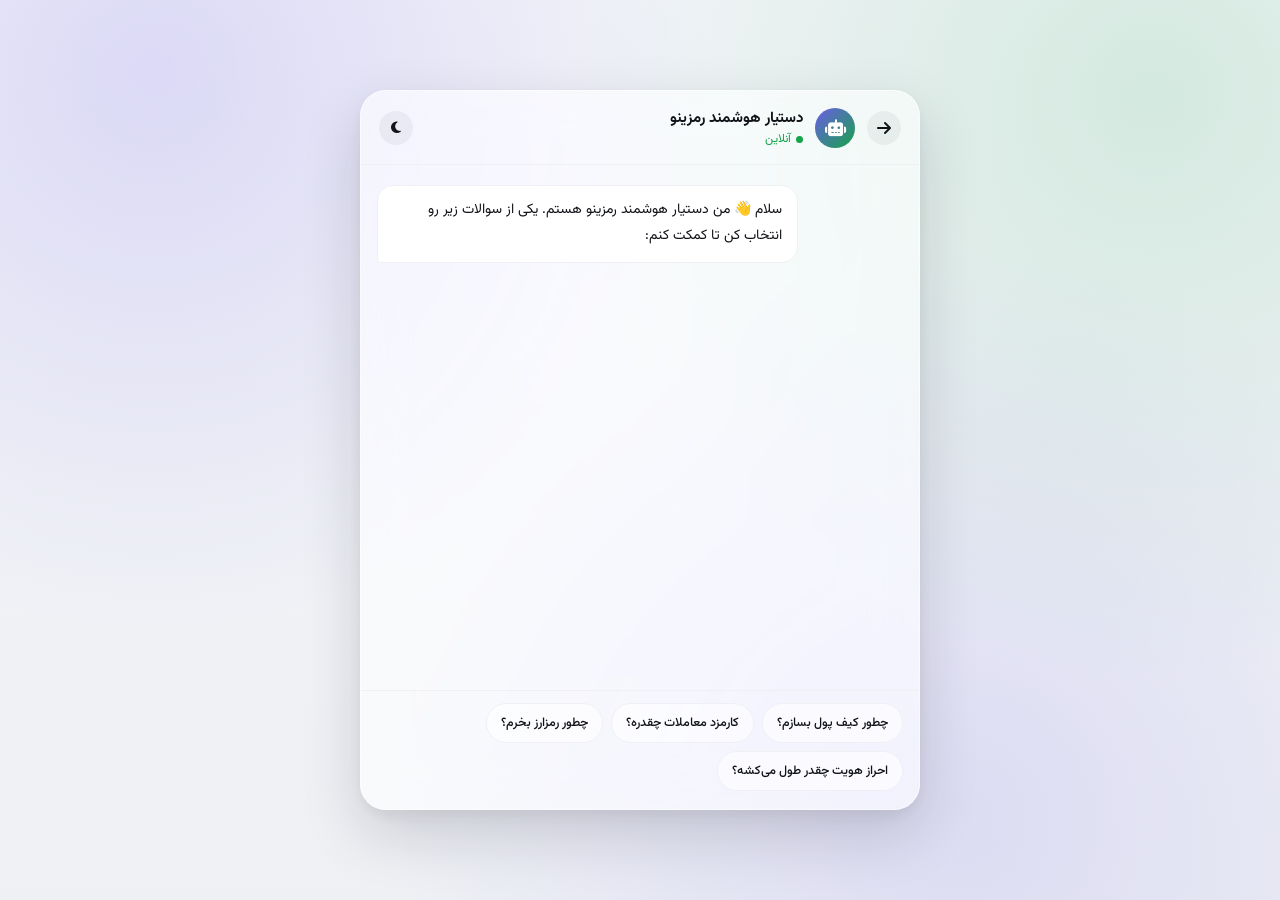
<file: chat.html>
<!DOCTYPE html>
<html lang="fa" dir="rtl">

<head>
    <meta charset="utf-8">
    <meta http-equiv="X-UA-Compatible" content="IE=edge">
    <meta name="viewport" content="width=device-width, initial-scale=1, shrink-to-fit=no">
    <meta name="description" content="چت با دستیار هوشمند رمزینو">
    <title>دستیار هوشمند | رمزینو</title>

    <script>
        (function () {
            var t = localStorage.getItem('ramzino-theme') || 'light';
            document.documentElement.setAttribute('data-theme', t);
        })();
    </script>

    <link href="https://fonts.googleapis.com/css2?family=Vazirmatn:wght@400;500;600;700;800&display=swap" rel="stylesheet">
    <link rel="stylesheet" href="https://cdnjs.cloudflare.com/ajax/libs/font-awesome/6.5.1/css/all.min.css">

    <style>
        :root {
            --ramzino-ink: #111318;
            --ramzino-ink-soft: #5b6270;
            --ramzino-violet: #6c5ce7;
            --ramzino-violet-dark: #5b4bd6;
            --ramzino-violet-tint: #f4f2ff;
            --ramzino-hairline: #eef0f3;
            --ramzino-glass-bg: rgba(255, 255, 255, 0.62);
            --ramzino-glass-border: rgba(255, 255, 255, 0.55);
            --ramzino-bubble-ai: #ffffff;
        }
        [data-theme="dark"] {
            --ramzino-ink: #eef0f6;
            --ramzino-ink-soft: #a3a9bd;
            --ramzino-violet-tint: #2a2540;
            --ramzino-hairline: rgba(255, 255, 255, .08);
            --ramzino-glass-bg: rgba(28, 29, 38, .55);
            --ramzino-glass-border: rgba(255, 255, 255, .08);
            --ramzino-bubble-ai: #1c1d26;
        }

        * { box-sizing: border-box; }
        html, body { height: 100%; }
        body {
            margin: 0;
            font-family: 'Vazirmatn', Tahoma, sans-serif;
            color: var(--ramzino-ink);
            transition: background-color .25s ease, color .25s ease;
        }

        .ramzino-chat-bg {
            min-height: 100vh;
            display: flex; align-items: center; justify-content: center;
            padding: 20px;
            background:
                radial-gradient(circle at 12% 8%, rgba(108, 92, 231, .18) 0%, transparent 40%),
                radial-gradient(circle at 90% 10%, rgba(22, 163, 74, .14) 0%, transparent 42%),
                radial-gradient(circle at 75% 90%, rgba(108, 92, 231, .14) 0%, transparent 45%),
                linear-gradient(180deg, #f4f5f9 0%, #eef0f4 100%);
            transition: background .25s ease;
        }
        [data-theme="dark"] .ramzino-chat-bg {
            background:
                radial-gradient(circle at 12% 8%, rgba(108, 92, 231, .24) 0%, transparent 40%),
                radial-gradient(circle at 90% 10%, rgba(22, 163, 74, .16) 0%, transparent 42%),
                radial-gradient(circle at 75% 90%, rgba(108, 92, 231, .18) 0%, transparent 45%),
                linear-gradient(180deg, #14151c 0%, #0f1015 100%);
        }

        .ramzino-chat-panel {
            width: 100%; max-width: 560px; height: min(720px, 92vh);
            background: var(--ramzino-glass-bg);
            border: 1px solid var(--ramzino-glass-border);
            -webkit-backdrop-filter: blur(22px) saturate(160%);
            backdrop-filter: blur(22px) saturate(160%);
            border-radius: 26px;
            box-shadow: 0 24px 60px rgba(20,20,40,.16), 0 6px 16px rgba(20,20,40,.06);
            display: flex; flex-direction: column; overflow: hidden;
        }

        .ramzino-chat-header {
            display: flex; align-items: center; gap: 12px;
            padding: 16px 18px; border-bottom: 1px solid var(--ramzino-hairline);
            flex-shrink: 0;
        }
        .ramzino-chat-back {
            width: 34px; height: 34px; border-radius: 50%;
            display: flex; align-items: center; justify-content: center;
            background: rgba(17,19,24,.05); color: var(--ramzino-ink); text-decoration: none; flex-shrink: 0;
        }
        [data-theme="dark"] .ramzino-chat-back { background: rgba(255,255,255,.06); }
        .ramzino-chat-avatar {
            width: 40px; height: 40px; border-radius: 50%;
            background: linear-gradient(135deg, var(--ramzino-violet), #16a34a);
            color: #fff; display: flex; align-items: center; justify-content: center; font-size: 17px; flex-shrink: 0;
        }
        .ramzino-chat-title { font-weight: 700; font-size: 15px; }
        .ramzino-chat-status { font-size: 12px; color: #16a34a; display: flex; align-items: center; gap: 5px; }
        .ramzino-chat-status-dot { width: 7px; height: 7px; border-radius: 50%; background: #16a34a; }
        .ramzino-chat-theme-btn {
            margin-right: auto; width: 34px; height: 34px; border-radius: 50%; border: none;
            display: flex; align-items: center; justify-content: center;
            background: rgba(17,19,24,.05); color: var(--ramzino-ink); cursor: pointer;
        }
        [data-theme="dark"] .ramzino-chat-theme-btn { background: rgba(255,255,255,.06); }

        .ramzino-chat-body {
            flex: 1; overflow-y: auto; padding: 20px 16px; display: flex; flex-direction: column; gap: 12px;
        }

        .ramzino-msg-row { display: flex; }
        .ramzino-msg-row.ramzino-ai { justify-content: flex-end; }
        .ramzino-msg-row.ramzino-user { justify-content: flex-start; }

        .ramzino-msg-bubble {
            max-width: 80%; padding: 12px 15px; border-radius: 16px;
            font-size: 14px; line-height: 1.85;
        }
        .ramzino-msg-row.ramzino-ai .ramzino-msg-bubble {
            background: var(--ramzino-bubble-ai); color: var(--ramzino-ink);
            border: 1px solid var(--ramzino-hairline);
            border-bottom-left-radius: 4px;
        }
        .ramzino-msg-row.ramzino-user .ramzino-msg-bubble {
            background: var(--ramzino-violet); color: #fff;
            border-bottom-right-radius: 4px;
        }

        .ramzino-typing { display: flex; gap: 4px; padding: 4px 2px; }
        .ramzino-typing span {
            width: 6px; height: 6px; border-radius: 50%; background: var(--ramzino-ink-soft);
            animation: ramzinoTypingBounce 1.2s infinite ease-in-out;
        }
        .ramzino-typing span:nth-child(2) { animation-delay: .15s; }
        .ramzino-typing span:nth-child(3) { animation-delay: .3s; }
        @keyframes ramzinoTypingBounce { 0%, 60%, 100% { transform: translateY(0); opacity: .4; } 30% { transform: translateY(-4px); opacity: 1; } }

        .ramzino-chat-suggestions {
            padding: 12px 16px 18px; border-top: 1px solid var(--ramzino-hairline);
            display: flex; flex-wrap: wrap; gap: 8px; flex-shrink: 0;
        }
        .ramzino-chip {
            border: 1px solid var(--ramzino-hairline); background: rgba(255,255,255,.6);
            color: var(--ramzino-ink); font-family: inherit; font-size: 12.5px; font-weight: 500;
            padding: 9px 14px; border-radius: 999px; cursor: pointer;
            transition: background .15s ease, border-color .15s ease, transform .12s ease;
        }
        [data-theme="dark"] .ramzino-chip { background: rgba(255,255,255,.05); }
        .ramzino-chip:hover { background: var(--ramzino-violet-tint); border-color: var(--ramzino-violet); color: var(--ramzino-violet); transform: translateY(-1px); }
        .ramzino-chip.ramzino-chip-reset { border-color: var(--ramzino-violet); color: var(--ramzino-violet); }

        .ramzino-chat-body::-webkit-scrollbar { width: 6px; }
        .ramzino-chat-body::-webkit-scrollbar-thumb { background: rgba(17,19,24,.15); border-radius: 10px; }
    </style>
</head>

<body>

    <div class="ramzino-chat-bg">
        <div class="ramzino-chat-panel">

            <div class="ramzino-chat-header">
                <a href="index.html" class="ramzino-chat-back"><i class="fas fa-arrow-right"></i></a>
                <div class="ramzino-chat-avatar"><i class="fas fa-robot"></i></div>
                <div>
                    <div class="ramzino-chat-title">دستیار هوشمند رمزینو</div>
                    <div class="ramzino-chat-status"><span class="ramzino-chat-status-dot"></span> آنلاین</div>
                </div>
                <button class="ramzino-chat-theme-btn" id="ramzinoThemeToggle" title="حالت شب/روز" onclick="ramzinoToggleTheme()">
                    <i class="fas fa-moon" id="ramzinoThemeIcon"></i>
                </button>
            </div>

            <div class="ramzino-chat-body" id="ramzinoChatBody"></div>

            <div class="ramzino-chat-suggestions" id="ramzinoChatSuggestions"></div>

        </div>
    </div>

    <script>
        /* ---------- theme ---------- */
        function ramzinoUpdateThemeIcon() {
            var isDark = document.documentElement.getAttribute('data-theme') === 'dark';
            var icon = document.getElementById('ramzinoThemeIcon');
            if (icon) icon.className = isDark ? 'fas fa-sun' : 'fas fa-moon';
        }
        function ramzinoToggleTheme() {
            var current = document.documentElement.getAttribute('data-theme') || 'light';
            var next = current === 'dark' ? 'light' : 'dark';
            document.documentElement.setAttribute('data-theme', next);
            localStorage.setItem('ramzino-theme', next);
            ramzinoUpdateThemeIcon();
        }
        ramzinoUpdateThemeIcon();

        /* ---------- branching predefined Q&A tree ---------- */
        const ramzinoChatTree = {
            root: {
                chips: ["wallet", "fees", "buy", "kyc"]
            },
            wallet: {
                question: "چطور کیف پول دیجیتال بسازم؟",
                answer: "پس از ثبت‌نام و تکمیل احراز هویت، از منوی «کیف پول» گزینه «ساخت کیف پول جدید» را انتخاب کنید. رمزینو به‌صورت خودکار یک آدرس اختصاصی برای هر رمزارز ایجاد می‌کند.",
                chips: ["deposit", "withdraw", "root"]
            },
            fees: {
                question: "کارمزد معاملات چقدر است؟",
                answer: "کارمزد هر معامله بین ۰.۱ تا ۰.۳۵ درصد بسته به حجم و نوع سفارش (بازار یا لیمیت) محاسبه می‌شود. جزئیات کامل در صفحه «تعرفه‌ها» موجود است.",
                chips: ["buy", "withdraw-fee", "root"]
            },
            buy: {
                question: "چطور می‌توانم رمزارز بخرم؟",
                answer: "از بخش «خرید و فروش سریع» می‌توانید موجودی تومانی خود را با نرخ لحظه‌ای مستقیماً به بیت‌کوین، اتریوم یا هر رمزارز دیگر تبدیل کنید.",
                chips: ["fees", "wallet", "root"]
            },
            kyc: {
                question: "احراز هویت چقدر طول می‌کشد؟",
                answer: "معمولاً بررسی مدارک هویتی توسط تیم پشتیبانی رمزینو بین ۱۵ دقیقه تا ۲۴ ساعت کاری زمان می‌برد و نتیجه از طریق پیامک اطلاع داده می‌شود.",
                chips: ["support", "buy", "root"]
            },
            deposit: {
                question: "چطور به کیف پولم واریز کنم؟",
                answer: "از صفحه کیف پول، گزینه «واریز» را بزنید، رمزارز موردنظر را انتخاب کنید و آدرس نمایش داده‌شده را برای ارسال از کیف پول دیگر استفاده کنید.",
                chips: ["withdraw", "root"]
            },
            withdraw: {
                question: "برداشت رمزارز چطور انجام می‌شود؟",
                answer: "از صفحه کیف پول، گزینه «برداشت» را بزنید، آدرس مقصد را وارد کنید و مبلغ را مشخص کنید. تراکنش پس از تایید شبکه بلاکچین نهایی می‌شود.",
                chips: ["withdraw-fee", "root"]
            },
            "withdraw-fee": {
                question: "کارمزد برداشت چقدر است؟",
                answer: "کارمزد برداشت بسته به شبکه انتخابی متفاوت است و پیش از تایید نهایی تراکنش به‌صورت شفاف به شما نمایش داده می‌شود.",
                chips: ["root"]
            },
            support: {
                question: "پشتیبانی چه ساعاتی پاسخگوست؟",
                answer: "تیم پشتیبانی رمزینو به‌صورت ۲۴ ساعته و هفت روز هفته از طریق همین چت و تیکت در دسترس شماست.",
                chips: ["root"]
            }
        };

        const ramzinoChipLabels = {
            wallet: "چطور کیف پول بسازم؟",
            fees: "کارمزد معاملات چقدره؟",
            buy: "چطور رمزارز بخرم؟",
            kyc: "احراز هویت چقدر طول می‌کشه؟",
            deposit: "چطور واریز کنم؟",
            withdraw: "چطور برداشت کنم؟",
            "withdraw-fee": "کارمزد برداشت چقدره؟",
            support: "پشتیبانی چه ساعاتی پاسخگوست؟",
            root: "↻ بازگشت به سوالات اصلی"
        };

        const chatBody = document.getElementById('ramzinoChatBody');
        const chatSuggestions = document.getElementById('ramzinoChatSuggestions');

        function ramzinoAddMessage(text, sender) {
            const row = document.createElement('div');
            row.className = 'ramzino-msg-row ramzino-' + sender;
            row.innerHTML = `<div class="ramzino-msg-bubble">${text}</div>`;
            chatBody.appendChild(row);
            chatBody.scrollTop = chatBody.scrollHeight;
        }

        function ramzinoShowTyping() {
            const row = document.createElement('div');
            row.className = 'ramzino-msg-row ramzino-ai';
            row.id = 'ramzinoTypingRow';
            row.innerHTML = `<div class="ramzino-msg-bubble"><div class="ramzino-typing"><span></span><span></span><span></span></div></div>`;
            chatBody.appendChild(row);
            chatBody.scrollTop = chatBody.scrollHeight;
        }

        function ramzinoRenderChips(keys) {
            chatSuggestions.innerHTML = keys.map(key => {
                const cls = key === 'root' ? 'ramzino-chip ramzino-chip-reset' : 'ramzino-chip';
                return `<button type="button" class="${cls}" onclick="ramzinoAskQuestion('${key}')">${ramzinoChipLabels[key]}</button>`;
            }).join('');
        }

        function ramzinoAskQuestion(key) {
            if (key === 'root') {
                ramzinoRenderChips(ramzinoChatTree.root.chips);
                return;
            }
            const node = ramzinoChatTree[key];
            if (!node) return;

            ramzinoAddMessage(node.question, 'user');
            chatSuggestions.innerHTML = '';
            ramzinoShowTyping();

            setTimeout(() => {
                const typingRow = document.getElementById('ramzinoTypingRow');
                if (typingRow) typingRow.remove();
                ramzinoAddMessage(node.answer, 'ai');
                ramzinoRenderChips(node.chips);
            }, 900);
        }

        // initial greeting
        ramzinoAddMessage('سلام 👋 من دستیار هوشمند رمزینو هستم. یکی از سوالات زیر رو انتخاب کن تا کمکت کنم:', 'ai');
        ramzinoRenderChips(ramzinoChatTree.root.chips);
    </script>

</body>
</html>
</file>
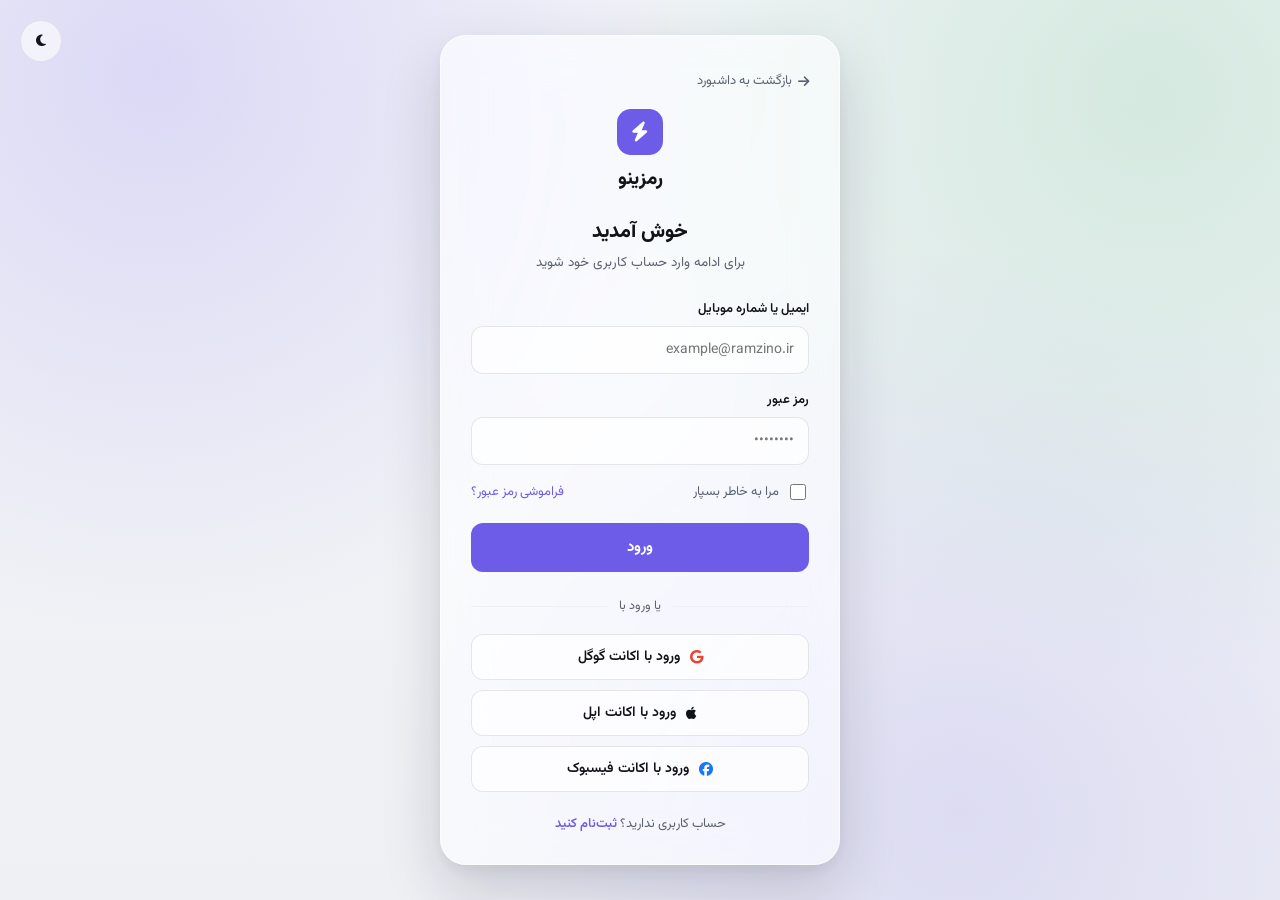
<file: login.html>
<!DOCTYPE html>
<html lang="fa" dir="rtl">

<head>
    <meta charset="utf-8">
    <meta http-equiv="X-UA-Compatible" content="IE=edge">
    <meta name="viewport" content="width=device-width, initial-scale=1, shrink-to-fit=no">
    <meta name="description" content="ورود به رمزینو">
    <title>ورود | رمزینو</title>

    <!-- Apply saved theme immediately, before first paint -->
    <script>
        (function () {
            var t = localStorage.getItem('ramzino-theme') || 'light';
            document.documentElement.setAttribute('data-theme', t);
        })();
    </script>

    <link href="https://fonts.googleapis.com/css2?family=Vazirmatn:wght@400;500;600;700;800&display=swap" rel="stylesheet">
    <link rel="stylesheet" href="https://cdnjs.cloudflare.com/ajax/libs/font-awesome/6.5.1/css/all.min.css">

    <style>
        :root {
            --ramzino-ink: #111318;
            --ramzino-ink-soft: #5b6270;
            --ramzino-violet: #6c5ce7;
            --ramzino-violet-dark: #5b4bd6;
            --ramzino-violet-tint: #f4f2ff;
            --ramzino-hairline: #eef0f3;
            --ramzino-glass-bg: rgba(255, 255, 255, 0.62);
            --ramzino-glass-border: rgba(255, 255, 255, 0.55);
        }
        [data-theme="dark"] {
            --ramzino-ink: #eef0f6;
            --ramzino-ink-soft: #a3a9bd;
            --ramzino-violet-tint: #2a2540;
            --ramzino-hairline: rgba(255, 255, 255, .08);
            --ramzino-glass-bg: rgba(28, 29, 38, .55);
            --ramzino-glass-border: rgba(255, 255, 255, .08);
        }

        * { box-sizing: border-box; }
        html, body { height: 100%; }
        body {
            margin: 0;
            font-family: 'Vazirmatn', Tahoma, sans-serif;
            color: var(--ramzino-ink);
            transition: background-color .25s ease, color .25s ease;
        }

        .ramzino-login-bg {
            min-height: 100vh;
            display: flex; align-items: center; justify-content: center;
            padding: 24px;
            background:
                radial-gradient(circle at 12% 8%, rgba(108, 92, 231, .18) 0%, transparent 40%),
                radial-gradient(circle at 90% 10%, rgba(22, 163, 74, .14) 0%, transparent 42%),
                radial-gradient(circle at 75% 90%, rgba(108, 92, 231, .14) 0%, transparent 45%),
                linear-gradient(180deg, #f4f5f9 0%, #eef0f4 100%);
            transition: background .25s ease;
        }
        [data-theme="dark"] .ramzino-login-bg {
            background:
                radial-gradient(circle at 12% 8%, rgba(108, 92, 231, .24) 0%, transparent 40%),
                radial-gradient(circle at 90% 10%, rgba(22, 163, 74, .16) 0%, transparent 42%),
                radial-gradient(circle at 75% 90%, rgba(108, 92, 231, .18) 0%, transparent 45%),
                linear-gradient(180deg, #14151c 0%, #0f1015 100%);
        }

        .ramzino-theme-fab {
            position: fixed; top: 20px; left: 20px; z-index: 10;
            width: 42px; height: 42px; border-radius: 50%;
            display: flex; align-items: center; justify-content: center;
            background: rgba(255,255,255,.6); border: 1px solid rgba(17,19,24,.08);
            backdrop-filter: blur(10px); -webkit-backdrop-filter: blur(10px);
            color: var(--ramzino-ink); cursor: pointer; transition: transform .15s ease;
        }
        .ramzino-theme-fab:hover { transform: scale(1.08); }
        [data-theme="dark"] .ramzino-theme-fab { background: rgba(255,255,255,.06); border-color: rgba(255,255,255,.1); }

        .ramzino-login-card {
            width: 100%; max-width: 400px;
            background: var(--ramzino-glass-bg);
            border: 1px solid var(--ramzino-glass-border);
            -webkit-backdrop-filter: blur(22px) saturate(160%);
            backdrop-filter: blur(22px) saturate(160%);
            border-radius: 26px;
            box-shadow: 0 24px 60px rgba(20,20,40,.16), 0 6px 16px rgba(20,20,40,.06);
            padding: 34px 30px 30px;
        }

        .ramzino-login-brand {
            display: flex; flex-direction: column; align-items: center; gap: 10px;
            margin-bottom: 22px; text-decoration: none;
        }
        .ramzino-login-brand-icon {
            width: 46px; height: 46px; border-radius: 14px;
            background: var(--ramzino-violet); color: #fff;
            display: flex; align-items: center; justify-content: center; font-size: 20px;
        }
        .ramzino-login-brand-name { font-size: 19px; font-weight: 800; color: var(--ramzino-ink); }

        .ramzino-login-heading { text-align: center; font-size: 20px; font-weight: 800; margin: 0 0 4px; }
        .ramzino-login-sub { text-align: center; font-size: 13.5px; color: var(--ramzino-ink-soft); margin: 0 0 26px; }

        .ramzino-field { margin-bottom: 16px; }
        .ramzino-field label { display: block; font-size: 13px; font-weight: 600; margin-bottom: 7px; color: var(--ramzino-ink); }
        .ramzino-field-input {
            width: 100%; padding: 12px 14px; border-radius: 12px;
            border: 1px solid rgba(17,19,24,.10); background: rgba(255,255,255,.7);
            font-family: inherit; font-size: 14px; color: var(--ramzino-ink); outline: none;
            transition: border-color .15s ease, background .15s ease;
        }
        .ramzino-field-input:focus { border-color: var(--ramzino-violet); background: #fff; }
        [data-theme="dark"] .ramzino-field-input { background: rgba(255,255,255,.05); border-color: rgba(255,255,255,.1); color: var(--ramzino-ink); }
        [data-theme="dark"] .ramzino-field-input:focus { background: rgba(255,255,255,.08); }

        .ramzino-login-row { display: flex; align-items: center; justify-content: space-between; margin-bottom: 20px; font-size: 13px; }
        .ramzino-remember { display: flex; align-items: center; gap: 7px; color: var(--ramzino-ink-soft); cursor: pointer; user-select: none; }
        .ramzino-remember input { width: 16px; height: 16px; accent-color: var(--ramzino-violet); cursor: pointer; }
        .ramzino-forgot { color: var(--ramzino-violet); text-decoration: none; }
        .ramzino-forgot:hover { text-decoration: underline; }

        .ramzino-login-submit {
            width: 100%; padding: 13px; border: none; border-radius: 12px;
            background: var(--ramzino-violet); color: #fff;
            font-family: inherit; font-size: 15px; font-weight: 700; cursor: pointer;
            transition: background .15s ease, transform .1s ease;
        }
        .ramzino-login-submit:hover { background: var(--ramzino-violet-dark); }
        .ramzino-login-submit:active { transform: scale(.98); }

        .ramzino-divider { display: flex; align-items: center; gap: 12px; margin: 24px 0 18px; font-size: 12.5px; color: var(--ramzino-ink-soft); }
        .ramzino-divider::before, .ramzino-divider::after { content: ""; flex: 1; height: 1px; background: var(--ramzino-hairline); }

        .ramzino-social-stack { display: flex; flex-direction: column; gap: 10px; }
        .ramzino-social-btn {
            display: flex; align-items: center; justify-content: center; gap: 10px;
            width: 100%; padding: 11px; border-radius: 12px;
            border: 1px solid rgba(17,19,24,.10); background: rgba(255,255,255,.7);
            font-family: inherit; font-size: 14px; font-weight: 600; color: var(--ramzino-ink);
            cursor: pointer; text-decoration: none; transition: background .15s ease, transform .12s ease, box-shadow .15s ease;
        }
        .ramzino-social-btn:hover { background: #fff; box-shadow: 0 6px 16px rgba(20,20,40,.08); text-decoration: none; color: var(--ramzino-ink); transform: translateY(-1px); }
        [data-theme="dark"] .ramzino-social-btn { background: rgba(255,255,255,.05); border-color: rgba(255,255,255,.1); color: var(--ramzino-ink); }
        [data-theme="dark"] .ramzino-social-btn:hover { background: rgba(255,255,255,.09); }
        .ramzino-social-btn i.fa-google { color: #ea4335; }
        .ramzino-social-btn i.fa-apple { color: var(--ramzino-ink); }
        .ramzino-social-btn i.fa-facebook { color: #1877f2; }

        .ramzino-login-footer { text-align: center; margin-top: 22px; font-size: 13px; color: var(--ramzino-ink-soft); }
        .ramzino-login-footer a { color: var(--ramzino-violet); text-decoration: none; font-weight: 600; }
        .ramzino-login-footer a:hover { text-decoration: underline; }

        .ramzino-back-link {
            display: inline-flex; align-items: center; gap: 6px;
            font-size: 13px; color: var(--ramzino-ink-soft); text-decoration: none; margin-bottom: 18px;
        }
        .ramzino-back-link:hover { color: var(--ramzino-violet); }
    </style>
</head>

<body>

    <button class="ramzino-theme-fab" id="ramzinoThemeToggle" title="حالت شب/روز" onclick="ramzinoToggleTheme()">
        <i class="fas fa-moon" id="ramzinoThemeIcon"></i>
    </button>

    <div class="ramzino-login-bg">
        <div class="ramzino-login-card">

            <a href="index.html" class="ramzino-back-link">
                <i class="fas fa-arrow-right"></i> بازگشت به داشبورد
            </a>

            <a href="index.html" class="ramzino-login-brand">
                <span class="ramzino-login-brand-icon"><i class="fas fa-bolt"></i></span>
                <span class="ramzino-login-brand-name">رمزینو</span>
            </a>

            <h1 class="ramzino-login-heading">خوش آمدید</h1>
            <p class="ramzino-login-sub">برای ادامه وارد حساب کاربری خود شوید</p>

            <form onsubmit="return ramzinoHandleLogin(event)">
                <div class="ramzino-field">
                    <label for="ramzinoEmail">ایمیل یا شماره موبایل</label>
                    <input class="ramzino-field-input" type="text" id="ramzinoEmail" placeholder="example@ramzino.ir" required>
                </div>
                <div class="ramzino-field">
                    <label for="ramzinoPassword">رمز عبور</label>
                    <input class="ramzino-field-input" type="password" id="ramzinoPassword" placeholder="••••••••" required>
                </div>

                <div class="ramzino-login-row">
                    <label class="ramzino-remember">
                        <input type="checkbox" id="ramzinoRemember">
                        مرا به خاطر بسپار
                    </label>
                    <a href="#" class="ramzino-forgot">فراموشی رمز عبور؟</a>
                </div>

                <button type="submit" class="ramzino-login-submit">ورود</button>
            </form>

            <div class="ramzino-divider">یا ورود با</div>

            <div class="ramzino-social-stack">
                <button type="button" class="ramzino-social-btn" onclick="ramzinoSocialLogin('گوگل')">
                    <i class="fab fa-google"></i> ورود با اکانت گوگل
                </button>
                <button type="button" class="ramzino-social-btn" onclick="ramzinoSocialLogin('اپل')">
                    <i class="fab fa-apple"></i> ورود با اکانت اپل
                </button>
                <button type="button" class="ramzino-social-btn" onclick="ramzinoSocialLogin('فیسبوک')">
                    <i class="fab fa-facebook"></i> ورود با اکانت فیسبوک
                </button>
            </div>

            <div class="ramzino-login-footer">
                حساب کاربری ندارید؟ <a href="#">ثبت‌نام کنید</a>
            </div>

        </div>
    </div>

    <script>
        function ramzinoUpdateThemeIcon() {
            var isDark = document.documentElement.getAttribute('data-theme') === 'dark';
            var icon = document.getElementById('ramzinoThemeIcon');
            if (icon) icon.className = isDark ? 'fas fa-sun' : 'fas fa-moon';
        }
        function ramzinoToggleTheme() {
            var current = document.documentElement.getAttribute('data-theme') || 'light';
            var next = current === 'dark' ? 'light' : 'dark';
            document.documentElement.setAttribute('data-theme', next);
            localStorage.setItem('ramzino-theme', next);
            ramzinoUpdateThemeIcon();
        }
        ramzinoUpdateThemeIcon();

        function ramzinoHandleLogin(e) {
            e.preventDefault();
            alert('ورود با موفقیت انجام شد (نمونه دمو)');
            return false;
        }
        function ramzinoSocialLogin(provider) {
            alert('ورود با ' + provider + ' (نمونه دمو)');
        }
    </script>

</body>
</html>
</file>
